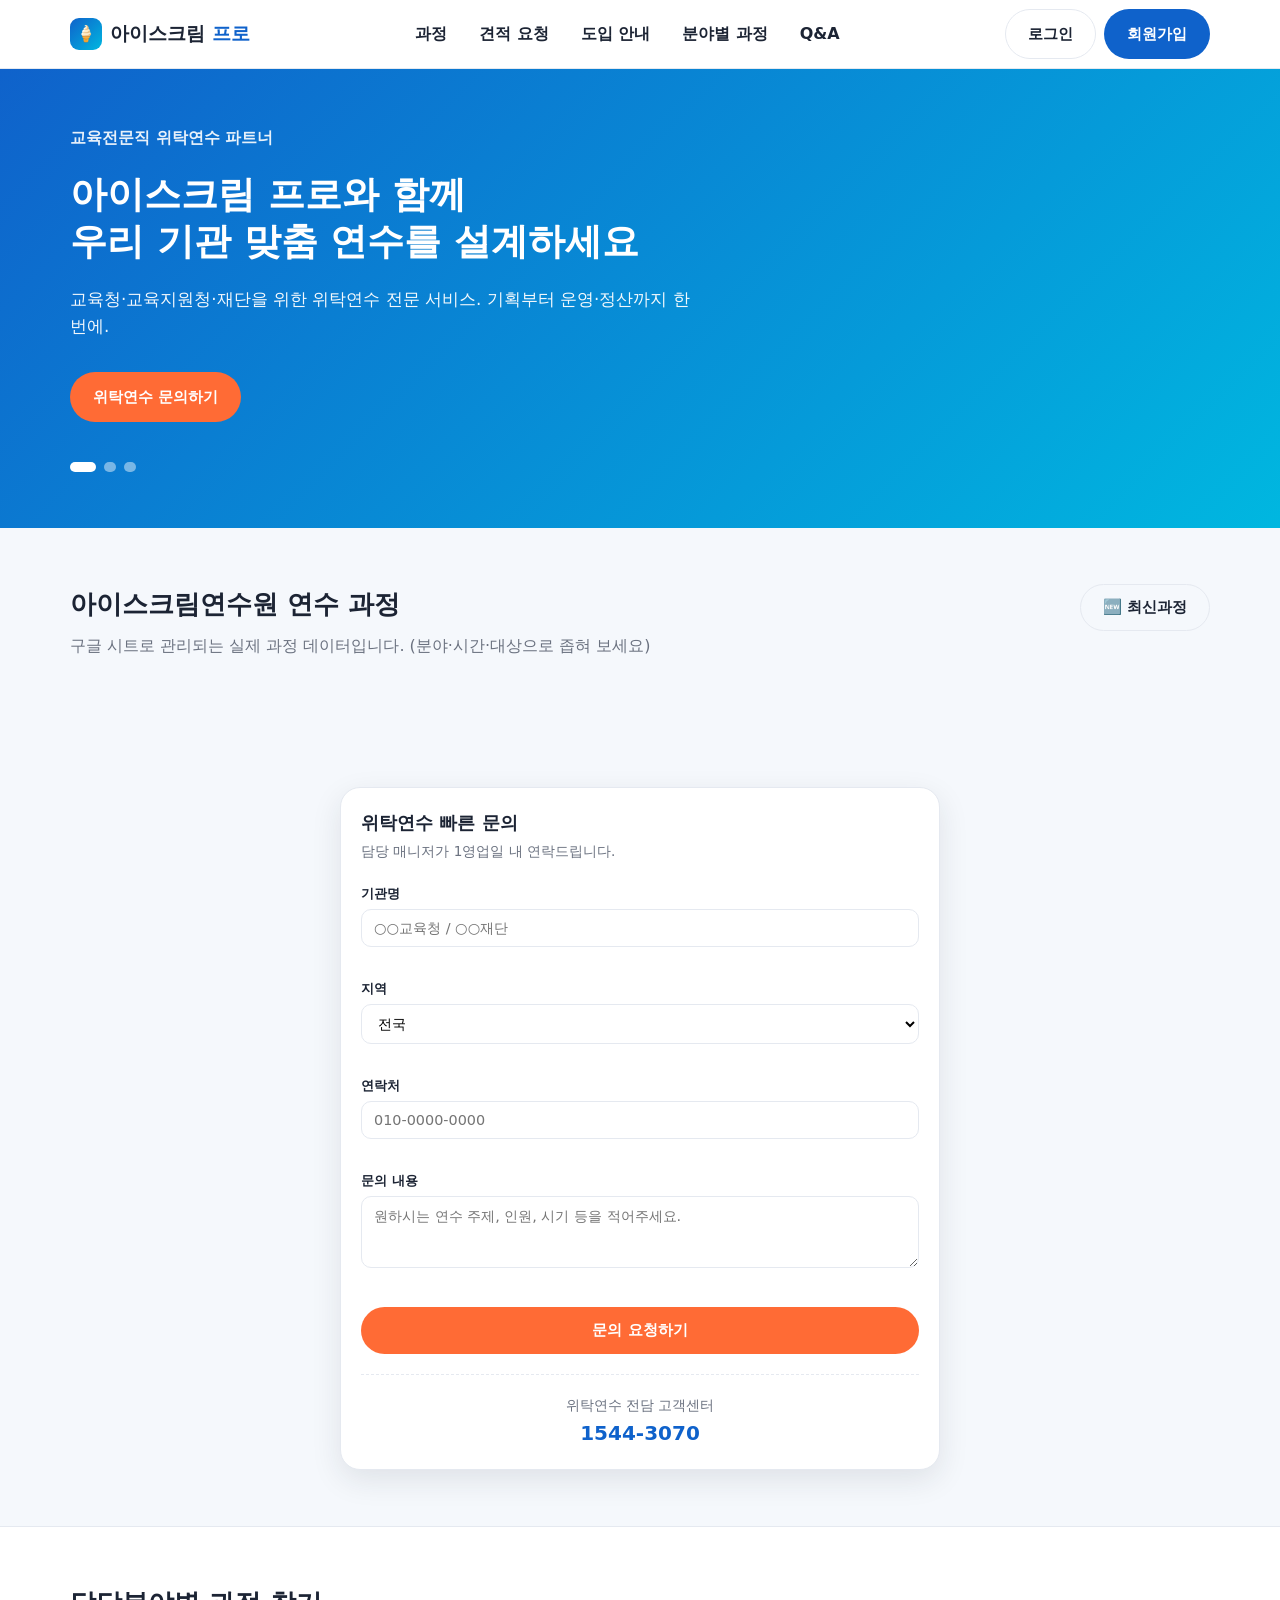
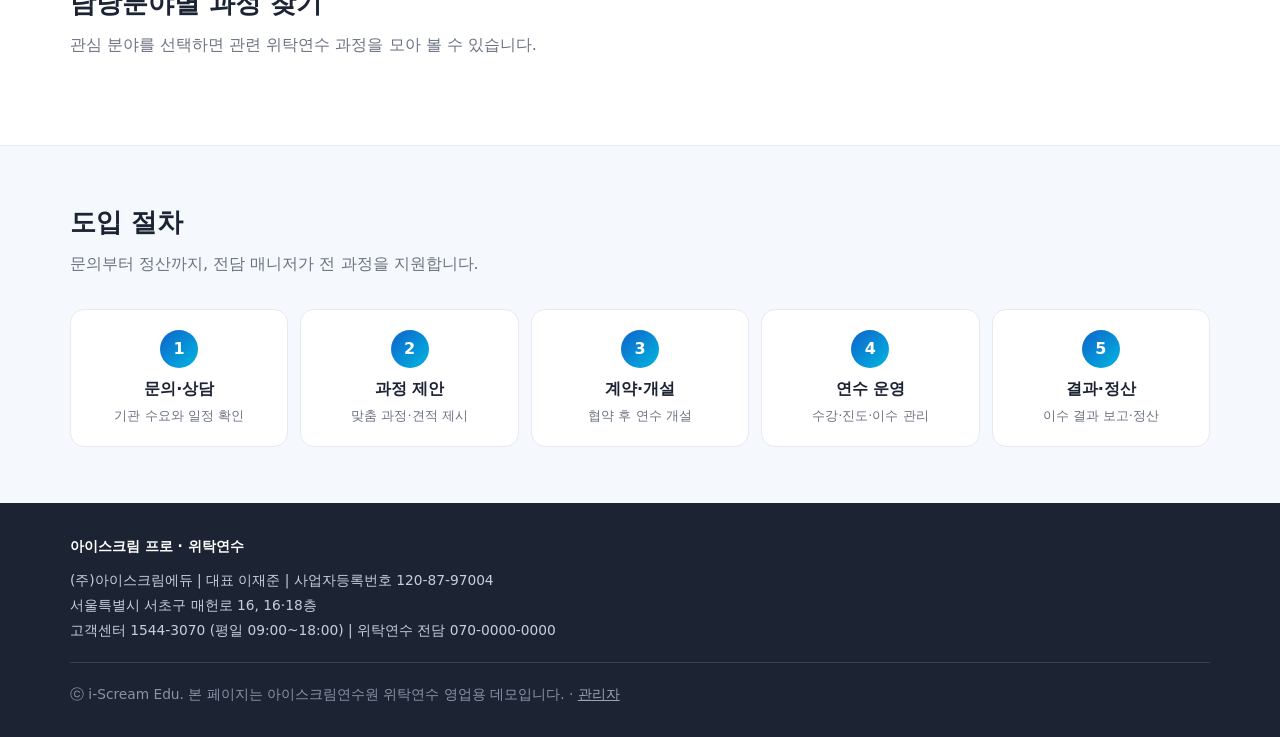
<file: index.html>
<!DOCTYPE html>
<html lang="ko">
  <head>
    <meta charset="UTF-8" />
    <meta name="viewport" content="width=device-width, initial-scale=1.0" />
    <title>아이스크림 프로 | 교육전문직 위탁연수 파트너</title>
    <meta
      name="description"
      content="교육청·교육지원청·재단을 위한 아이스크림연수원 위탁연수 영업 사이트. 기획부터 운영·정산까지."
    />
    <link rel="stylesheet" href="src/style.css" />
  </head>
  <body>
    <div id="app"></div>
    <script type="module" src="src/main.js"></script>
  </body>
</html>
</file>
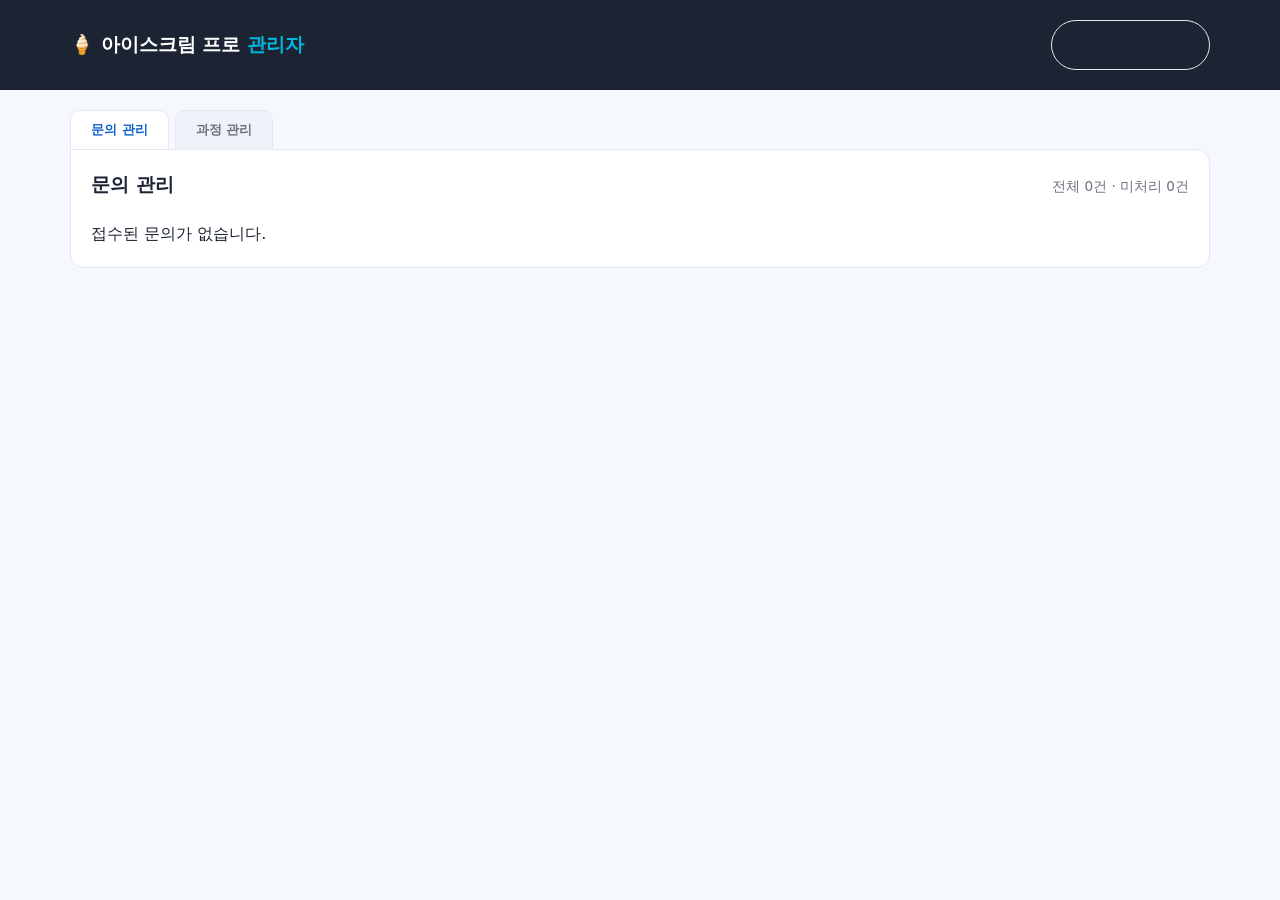
<file: admin.html>
<!DOCTYPE html>
<html lang="ko">
  <head>
    <meta charset="UTF-8" />
    <meta name="viewport" content="width=device-width, initial-scale=1.0" />
    <title>아이스크림 프로 · 관리자</title>
    <link rel="stylesheet" href="src/style.css" />
    <link rel="stylesheet" href="src/admin/admin.css" />
  </head>
  <body>
    <div id="admin"></div>
    <script type="module" src="src/admin/main.js"></script>
  </body>
</html>
</file>
<file: src/style.css>
/* =========================================================
   디자인 토큰: 색상·간격·타이포를 한 곳(:root)에서 관리한다.
   아이스크림 블루 톤 기반.
   ========================================================= */
:root {
  /* 브랜드 색상 */
  --color-primary: #0f62cb; /* 아이스크림 블루 */
  --color-primary-dark: #0a4aa0;
  --color-accent: #00b7e0; /* 시원한 스카이 */
  --color-point: #ff6b35; /* 강조(혜택/CTA) */

  /* 중립 색상 */
  --color-text: #1c2434;
  --color-muted: #6b7280;
  --color-line: #e5e9f0;
  --color-bg: #f5f8fc;
  --color-surface: #ffffff;

  /* 상태 색상 */
  --status-open: #16a34a;
  --status-upcoming: #2563eb;
  --status-closed: #9ca3af;

  /* 간격 */
  --space-xs: 8px;
  --space-sm: 12px;
  --space-md: 20px;
  --space-lg: 32px;
  --space-xl: 56px;

  /* 모양 */
  --radius: 14px;
  --radius-lg: 20px;
  --shadow-sm: 0 2px 8px rgba(28, 36, 52, 0.06);
  --shadow-md: 0 10px 30px rgba(28, 36, 52, 0.1);

  /* 타이포 */
  --font: "Pretendard", system-ui, -apple-system, "Segoe UI", "Malgun Gothic",
    sans-serif;
  --container: 1180px;
}

* {
  box-sizing: border-box;
  margin: 0;
}

body {
  font-family: var(--font);
  color: var(--color-text);
  background: var(--color-bg);
  line-height: 1.6;
}

a {
  color: inherit;
  text-decoration: none;
}

button {
  font-family: inherit;
  cursor: pointer;
}

img {
  max-width: 100%;
}

/* 공통 레이아웃 컨테이너 */
.container {
  width: min(var(--container), 100%);
  margin-inline: auto;
  padding-inline: var(--space-md);
}

/* 섹션 공통 */
.section {
  padding-block: var(--space-xl);
}

.section__head {
  margin-bottom: var(--space-lg);
}
/* 제목 + 우측 버튼(최신과정) 가로 배치 */
.section__head--row {
  display: flex;
  align-items: flex-start;
  justify-content: space-between;
  gap: var(--space-md);
  flex-wrap: wrap;
}

.section__title {
  font-size: 1.6rem;
  font-weight: 800;
}

.section__desc {
  color: var(--color-muted);
  margin-top: var(--space-xs);
}

/* 공통 버튼 */
.btn {
  display: inline-flex;
  align-items: center;
  justify-content: center;
  gap: 6px;
  padding: 12px 22px;
  border: 1px solid transparent;
  border-radius: 999px;
  font-weight: 700;
  font-size: 0.95rem;
  transition: all 0.2s ease;
}

.btn--primary {
  background: var(--color-primary);
  color: #fff;
}
.btn--primary:hover {
  background: var(--color-primary-dark);
}

.btn--ghost {
  background: transparent;
  border-color: var(--color-line);
  color: var(--color-text);
}
.btn--ghost:hover {
  border-color: var(--color-primary);
  color: var(--color-primary);
}

.btn--point {
  background: var(--color-point);
  color: #fff;
}
.btn--point:hover {
  filter: brightness(0.94);
}

/* =========================================================
   헤더 / GNB
   ========================================================= */
.header {
  position: sticky;
  top: 0;
  z-index: 100;
  background: rgba(255, 255, 255, 0.92);
  backdrop-filter: blur(8px);
  border-bottom: 1px solid var(--color-line);
}

.header__inner {
  display: flex;
  align-items: center;
  justify-content: space-between;
  height: 68px;
}

.brand {
  display: flex;
  align-items: center;
  gap: 8px;
  font-weight: 800;
  font-size: 1.2rem;
}

.brand__mark {
  display: inline-grid;
  place-items: center;
  width: 32px;
  height: 32px;
  border-radius: 9px;
  background: linear-gradient(135deg, var(--color-primary), var(--color-accent));
  color: #fff;
  font-size: 1rem;
}

.brand__pro {
  color: var(--color-primary);
}

.gnb {
  display: flex;
  gap: var(--space-lg);
}

.gnb__link {
  font-weight: 600;
  color: var(--color-text);
  padding-block: 6px;
}
.gnb__link:hover {
  color: var(--color-primary);
}

.header__actions {
  display: flex;
  gap: var(--space-xs);
}

/* =========================================================
   히어로 배너
   ========================================================= */
.hero {
  position: relative;
  overflow: hidden;
  color: #fff;
  background: linear-gradient(135deg, var(--color-primary), var(--color-accent));
}

.hero__inner {
  display: flex;
  flex-direction: column;
  gap: var(--space-md);
  min-height: 340px;
  justify-content: center;
  padding-block: var(--space-xl);
}

.hero__eyebrow {
  font-weight: 700;
  opacity: 0.9;
}

.hero__title {
  font-size: 2.3rem;
  font-weight: 800;
  line-height: 1.3;
  white-space: pre-line;
}

.hero__desc {
  font-size: 1.05rem;
  max-width: 620px;
  opacity: 0.95;
}

.hero__cta {
  margin-top: var(--space-sm);
}

.hero .btn--point {
  align-self: flex-start;
}

/* 배너 인디케이터(도트) */
.hero__dots {
  display: flex;
  gap: 8px;
  margin-top: var(--space-md);
}

.hero__dot {
  width: 10px;
  height: 10px;
  border-radius: 999px;
  border: none;
  background: rgba(255, 255, 255, 0.45);
}
.hero__dot--active {
  background: #fff;
  width: 26px;
}

/* =========================================================
   메인 레이아웃 (과정목록 + 사이드 문의폼)
   ========================================================= */
.main-grid {
  display: grid;
  grid-template-columns: 1fr 320px;
  gap: var(--space-lg);
  align-items: start;
}

/* 과정 필터 */
.filters {
  display: flex;
  flex-direction: column;
  gap: 10px;
  margin-bottom: var(--space-md);
}

/* 필터 한 줄(라벨 + 칩) — 분야/시간/대상 동시 표시 */
.filter-group {
  display: flex;
  flex-wrap: wrap;
  align-items: center;
  gap: 6px;
}
.filter-group__label {
  flex-shrink: 0;
  width: 44px;
  font-size: 0.82rem;
  font-weight: 700;
  color: var(--color-text);
}

.filter-chip {
  padding: 7px 14px;
  border: 1px solid var(--color-line);
  border-radius: 999px;
  background: var(--color-surface);
  font-size: 0.88rem;
  color: var(--color-muted);
  transition: all 0.18s ease;
}
.filter-chip:hover {
  border-color: var(--color-primary);
  color: var(--color-primary);
}
.filter-chip--active {
  background: var(--color-primary);
  border-color: var(--color-primary);
  color: #fff;
}

/* 과정 카드 그리드 */
.course-grid {
  display: grid;
  grid-template-columns: repeat(4, 1fr);
  gap: var(--space-md);
}

.course-card {
  display: flex;
  flex-direction: column;
  gap: var(--space-sm);
  padding: var(--space-md);
  background: var(--color-surface);
  border: 1px solid var(--color-line);
  border-radius: var(--radius);
  box-shadow: var(--shadow-sm);
  transition: transform 0.18s ease, box-shadow 0.18s ease;
}
.course-card:hover {
  transform: translateY(-4px);
  box-shadow: var(--shadow-md);
}

.course-card__top {
  display: flex;
  align-items: center;
  justify-content: space-between;
  gap: var(--space-xs);
}

.course-card__agency {
  font-size: 0.82rem;
  color: var(--color-muted);
  font-weight: 600;
}

.badge {
  font-size: 0.72rem;
  font-weight: 700;
  padding: 3px 9px;
  border-radius: 999px;
  color: #fff;
  white-space: nowrap;
}
.badge--open {
  background: var(--status-open);
}
.badge--upcoming {
  background: var(--status-upcoming);
}
.badge--closed {
  background: var(--status-closed);
}

.course-card__title {
  font-size: 1.05rem;
  font-weight: 700;
  line-height: 1.4;
}
.course-card__title a:hover {
  color: var(--color-primary);
  text-decoration: underline;
}

/* 과정 썸네일 (과정명 아래) */
.course-card__thumb {
  position: relative;
  display: block;
  border-radius: 10px;
  overflow: hidden;
  background: var(--color-bg);
  border: 1px solid var(--color-line);
}
.course-card__thumb img {
  display: block;
  width: 100%;
  height: 145px;
  object-fit: cover;
}
.course-card__thumb--empty {
  height: 40px;
}

/* NEW 뱃지 (썸네일 위 좌상단) */
.course-card__new {
  position: absolute;
  top: 8px;
  left: 8px;
  padding: 3px 9px;
  border-radius: 6px;
  background: var(--color-point);
  color: #fff;
  font-size: 0.72rem;
  font-weight: 800;
  letter-spacing: 0.02em;
  box-shadow: 0 2px 6px rgba(0, 0, 0, 0.2);
}

.course-card__meta {
  display: flex;
  flex-wrap: wrap;
  gap: 6px 14px;
  font-size: 0.82rem;
  color: var(--color-muted);
  margin-top: auto;
}

.course-card__benefit {
  display: inline-flex;
  align-items: center;
  gap: 4px;
  font-size: 0.8rem;
  font-weight: 700;
  color: var(--color-point);
}

/* 더보기 영역 */
.course-more {
  display: flex;
  flex-direction: column;
  align-items: center;
  gap: var(--space-sm);
  margin-top: var(--space-md);
}
.course-more__count {
  font-size: 0.85rem;
  color: var(--color-muted);
}

/* =========================================================
   빠른 문의 폼 (사이드바)
   ========================================================= */
/* 빠른 문의: 과정 목록 아래 별도 섹션으로 가운데 배치 */
.inquiry-section {
  display: flex;
  justify-content: center;
  padding-bottom: var(--space-xl);
}

.inquiry {
  width: min(600px, 100%);
  background: var(--color-surface);
  border: 1px solid var(--color-line);
  border-radius: var(--radius-lg);
  box-shadow: var(--shadow-md);
  padding: var(--space-md);
}

.inquiry__title {
  font-size: 1.15rem;
  font-weight: 800;
}

.inquiry__sub {
  font-size: 0.85rem;
  color: var(--color-muted);
  margin: 4px 0 var(--space-md);
}

.field {
  display: flex;
  flex-direction: column;
  gap: 5px;
  margin-bottom: var(--space-sm);
}

.field label {
  font-size: 0.82rem;
  font-weight: 600;
}

.field input,
.field select,
.field textarea {
  font-family: inherit;
  font-size: 0.9rem;
  padding: 10px 12px;
  border: 1px solid var(--color-line);
  border-radius: 10px;
  background: #fff;
}
.field input:focus,
.field select:focus,
.field textarea:focus {
  outline: 2px solid var(--color-accent);
  border-color: transparent;
}

.field textarea {
  resize: vertical;
  min-height: 72px;
}

.field--error input,
.field--error select,
.field--error textarea {
  border-color: #e11d48;
}

.field__error {
  font-size: 0.75rem;
  color: #e11d48;
  min-height: 14px;
}

.inquiry__submit {
  width: 100%;
  margin-top: var(--space-xs);
}

.inquiry__done {
  text-align: center;
  padding: var(--space-md) 0;
  color: var(--status-open);
  font-weight: 700;
}

.inquiry__tel {
  margin-top: var(--space-md);
  padding-top: var(--space-md);
  border-top: 1px dashed var(--color-line);
  font-size: 0.85rem;
  color: var(--color-muted);
  text-align: center;
}
.inquiry__tel b {
  display: block;
  font-size: 1.25rem;
  color: var(--color-primary);
}

/* =========================================================
   분류 탐색 (담당분야별)
   ========================================================= */
.category-nav {
  background: var(--color-surface);
  border-top: 1px solid var(--color-line);
  border-bottom: 1px solid var(--color-line);
}

.category-grid {
  display: grid;
  grid-template-columns: repeat(auto-fill, minmax(120px, 1fr));
  gap: var(--space-sm);
}

.category-item {
  display: flex;
  flex-direction: column;
  align-items: center;
  gap: 6px;
  padding: var(--space-md) var(--space-xs);
  border: 1px solid var(--color-line);
  border-radius: var(--radius);
  background: var(--color-bg);
  text-align: center;
  transition: all 0.18s ease;
}
.category-item:hover {
  border-color: var(--color-primary);
  background: #fff;
  transform: translateY(-3px);
}

.category-item__icon {
  font-size: 1.8rem;
}
.category-item__label {
  font-size: 0.88rem;
  font-weight: 600;
}

/* =========================================================
   도입 절차
   ========================================================= */
.process-grid {
  display: grid;
  grid-template-columns: repeat(5, 1fr);
  gap: var(--space-sm);
}

.process-step {
  position: relative;
  padding: var(--space-md);
  background: var(--color-surface);
  border: 1px solid var(--color-line);
  border-radius: var(--radius);
  text-align: center;
}

.process-step__no {
  display: inline-grid;
  place-items: center;
  width: 38px;
  height: 38px;
  margin-bottom: var(--space-xs);
  border-radius: 999px;
  background: linear-gradient(135deg, var(--color-primary), var(--color-accent));
  color: #fff;
  font-weight: 800;
}

.process-step__title {
  font-weight: 700;
}
.process-step__desc {
  font-size: 0.82rem;
  color: var(--color-muted);
  margin-top: 4px;
}

/* =========================================================
   푸터
   ========================================================= */
.footer {
  background: #1c2434;
  color: #c8cedb;
  padding-block: var(--space-lg);
  font-size: 0.86rem;
}

.footer__brand {
  font-weight: 800;
  color: #fff;
  margin-bottom: var(--space-sm);
}

.footer__info p {
  margin-bottom: 3px;
}

.footer__copy {
  margin-top: var(--space-md);
  padding-top: var(--space-md);
  border-top: 1px solid rgba(255, 255, 255, 0.12);
  color: #8a92a6;
}

/* =========================================================
   반응형
   ========================================================= */
/* 과정 그리드 반응형: 4 → 3 → 2 → 1 */
@media (max-width: 992px) {
  .course-grid {
    grid-template-columns: repeat(3, 1fr);
  }
  .process-grid {
    grid-template-columns: repeat(2, 1fr);
  }
}
@media (max-width: 680px) {
  .course-grid {
    grid-template-columns: repeat(2, 1fr);
  }
}

@media (max-width: 640px) {
  .gnb {
    display: none;
  }
  .hero__title {
    font-size: 1.7rem;
  }
  .process-grid {
    grid-template-columns: 1fr;
  }
}

@media (max-width: 460px) {
  .course-grid {
    grid-template-columns: 1fr;
  }
}
</file>
<file: src/admin/admin.css>
/* 관리자 페이지 전용 스타일. style.css의 토큰/버튼을 재사용한다. */

.admin-header {
  background: var(--color-text);
  color: #fff;
}
.admin-header__inner {
  width: min(var(--container), 100%);
  margin-inline: auto;
  padding: var(--space-md);
  display: flex;
  align-items: center;
  justify-content: space-between;
}
.admin-header h1 {
  font-size: 1.2rem;
}
.admin-header h1 span {
  color: var(--color-accent);
  font-weight: 800;
}

/* 탭 */
.admin-tabs {
  display: flex;
  gap: 6px;
  padding-top: var(--space-md);
}
.admin-tab {
  padding: 10px 20px;
  border: 1px solid var(--color-line);
  border-bottom: none;
  border-radius: 10px 10px 0 0;
  background: #eef2f8;
  font-weight: 700;
  color: var(--color-muted);
  cursor: pointer;
}
.admin-tab--active {
  background: var(--color-surface);
  color: var(--color-primary);
}

.admin-content {
  padding-bottom: var(--space-xl);
}

/* 패널 */
.admin-panel {
  background: var(--color-surface);
  border: 1px solid var(--color-line);
  border-radius: 0 var(--radius) var(--radius) var(--radius);
  padding: var(--space-md);
}
.admin-panel__head {
  display: flex;
  align-items: baseline;
  justify-content: space-between;
  margin-bottom: var(--space-md);
}
.admin-panel__head h2 {
  font-size: 1.2rem;
}
.admin-count {
  font-size: 0.85rem;
  color: var(--color-muted);
}

/* 추가 폼 */
.admin-form {
  display: flex;
  flex-wrap: wrap;
  gap: 8px;
  align-items: center;
  padding: var(--space-sm);
  background: var(--color-bg);
  border-radius: 10px;
  margin-bottom: var(--space-md);
}
.admin-form input,
.admin-form select {
  font-family: inherit;
  font-size: 0.88rem;
  padding: 8px 10px;
  border: 1px solid var(--color-line);
  border-radius: 8px;
}
.admin-form input[name="title"] {
  flex: 1;
  min-width: 180px;
}
.admin-form input[name="url"] {
  flex: 1;
  min-width: 160px;
}

/* 테이블 */
.admin-table {
  width: 100%;
  border-collapse: collapse;
  font-size: 0.88rem;
}
.admin-table th,
.admin-table td {
  padding: 10px 8px;
  border-bottom: 1px solid var(--color-line);
  text-align: left;
  vertical-align: middle;
}
.admin-table th {
  background: var(--color-bg);
  font-size: 0.8rem;
  color: var(--color-muted);
}
.admin-table .cell-msg,
.admin-table .cell-title {
  max-width: 320px;
}
.admin-table tr.is-done {
  opacity: 0.55;
}
.admin-table tr.edit-row td {
  background: #fffbeb;
}
.admin-table .cell-actions {
  display: flex;
  gap: 6px;
  white-space: nowrap;
}
.admin-table input,
.admin-table select {
  font-family: inherit;
  font-size: 0.85rem;
  padding: 6px 8px;
  border: 1px solid var(--color-line);
  border-radius: 6px;
  width: 100%;
}

.admin-reset {
  margin-top: var(--space-md);
}

/* 안내 박스(과정 관리 - 시트 연동) */
.admin-note {
  display: flex;
  flex-wrap: wrap;
  align-items: center;
  gap: var(--space-sm);
  padding: var(--space-sm) var(--space-md);
  background: #eef5ff;
  border: 1px solid #cfe0ff;
  border-radius: 10px;
  font-size: 0.88rem;
  color: var(--color-text);
  margin-bottom: var(--space-md);
}
</file>
